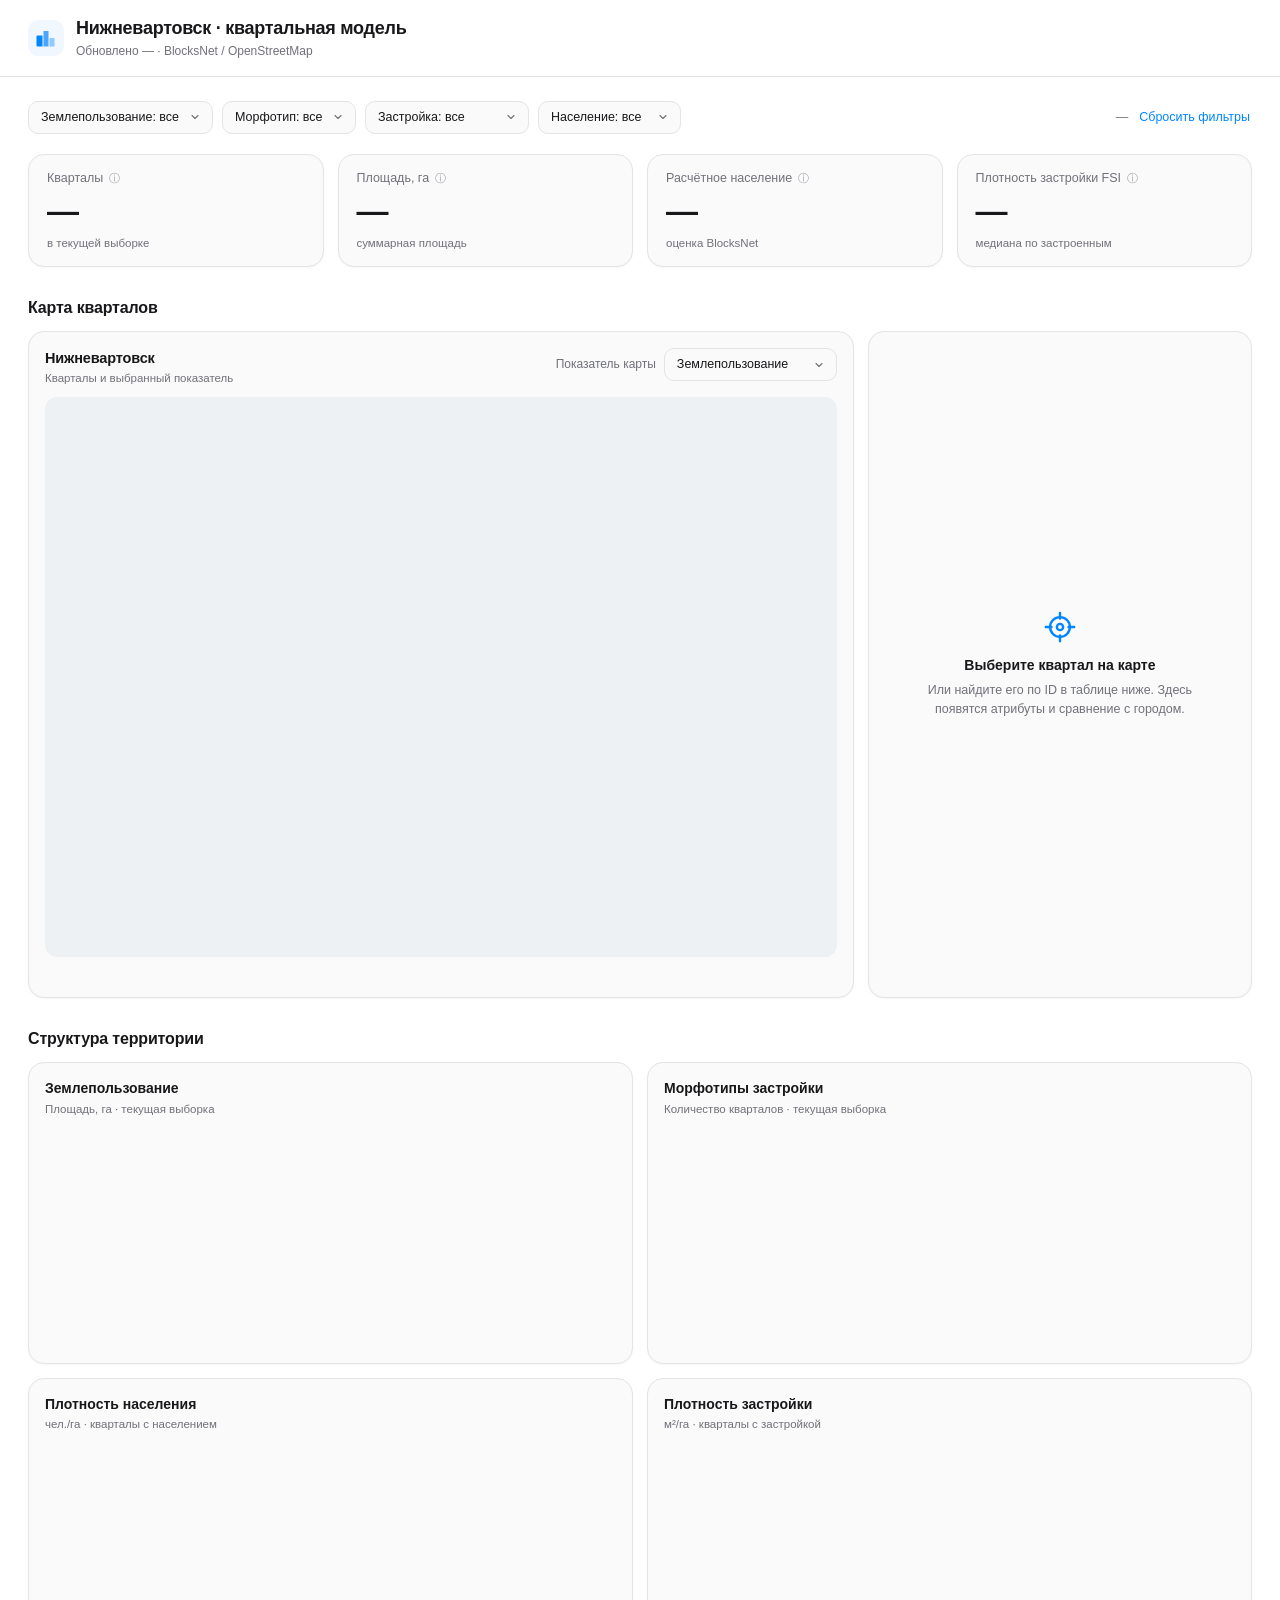
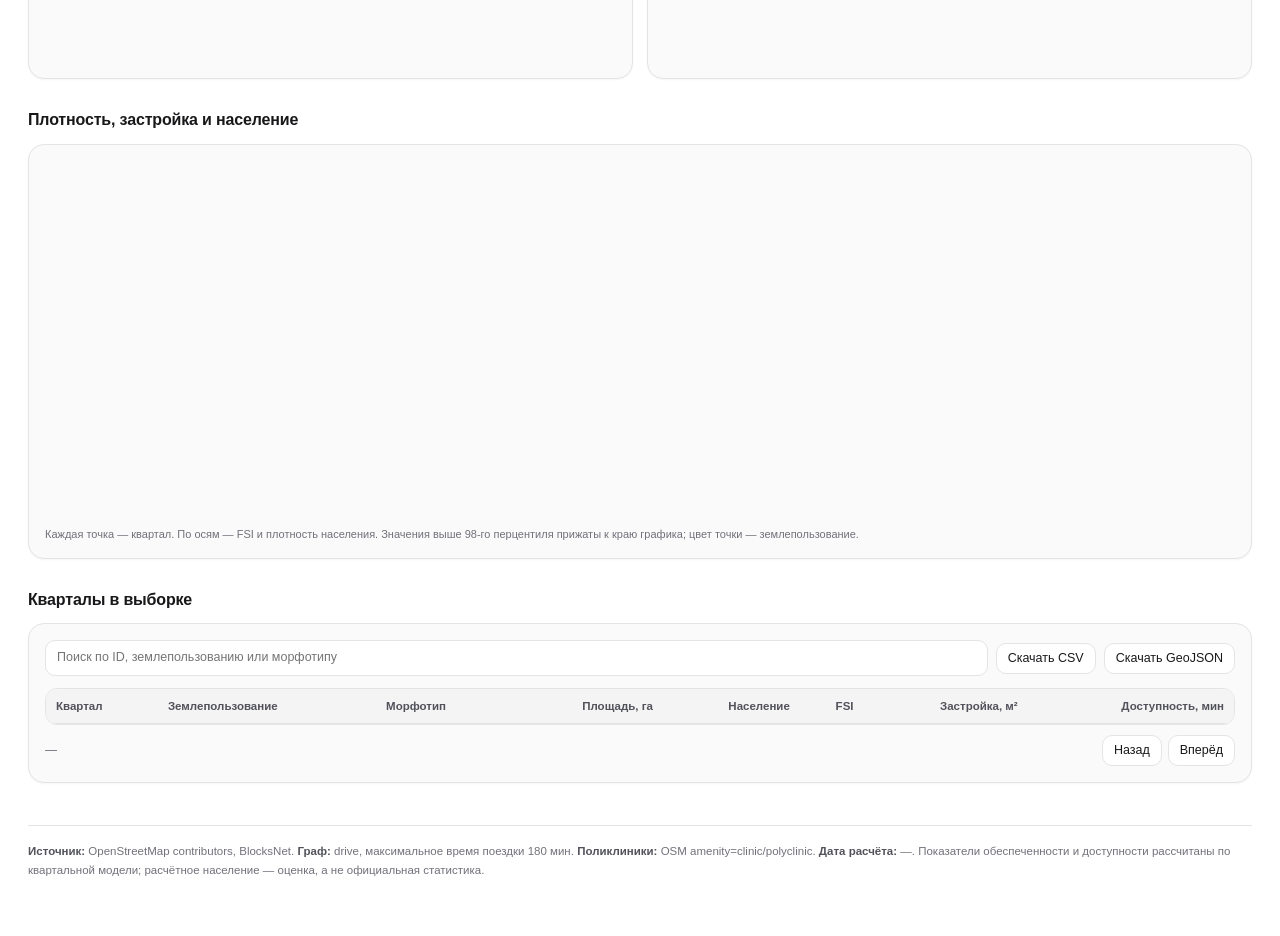
<file: examples/quarter_dashboard_template.html>
<!doctype html>
<html lang="ru">
<head>
<meta charset="utf-8">
<meta name="viewport" content="width=device-width, initial-scale=1">
<meta name="color-scheme" content="light">
<title>Нижневартовск · квартальная модель</title>
<link rel="icon" href="data:image/svg+xml,%3Csvg xmlns='http://www.w3.org/2000/svg' viewBox='0 0 24 24'%3E%3Crect x='3' y='9' width='6' height='13' rx='1' fill='%230285ff'/%3E%3Crect x='9' y='4' width='6' height='18' rx='1' fill='%230285ff' opacity='.7'/%3E%3Crect x='15' y='12' width='6' height='10' rx='1' fill='%230285ff' opacity='.4'/%3E%3C/svg%3E">
<style>__LEAFLET_CSS__</style>
<style>
:root{
  --bg:#fff; --surface:#fafafa; --surface-2:#f4f4f5; --text:#18181b; --muted:#71717a;
  --border:#e4e4e7; --border-strong:#d4d4d8; --accent:#0285ff; --radius:16px;
  --radius-sm:10px; --shadow:0 1px 2px rgb(0 0 0 / 4%);
}
*{box-sizing:border-box}
[hidden]{display:none!important}
html{scroll-behavior:smooth}
body{
  margin:0; color:var(--text); background:var(--bg);
  font-family:-apple-system,BlinkMacSystemFont,"Segoe UI",Roboto,"Helvetica Neue",Arial,sans-serif;
  -webkit-font-smoothing:antialiased; font-size:14px; line-height:1.4;
}
button,input,select{font:inherit}
button{cursor:pointer}
.sr-only{position:absolute;width:1px;height:1px;padding:0;margin:-1px;overflow:hidden;clip:rect(0,0,0,0);border:0}
.topbar{
  display:flex; align-items:center; justify-content:space-between; gap:16px;
  padding:16px 28px; border-bottom:1px solid var(--border); background:#fff;
}
.brand{display:flex; align-items:center; gap:12px; min-width:0}
.brand-icon{
  width:36px; height:36px; flex:0 0 auto; border-radius:11px; background:#f0f7ff;
  display:flex; align-items:center; justify-content:center; color:var(--accent);
}
.brand-icon svg{width:24px;height:24px}
h1{margin:0; font-size:18px; font-weight:650; letter-spacing:-.015em; white-space:nowrap; overflow:hidden; text-overflow:ellipsis}
.muted{color:var(--muted)}
.brand-sub{margin-top:2px; font-size:12px; color:var(--muted); white-space:nowrap; overflow:hidden; text-overflow:ellipsis}
.header-meta{font-size:12.5px; color:var(--muted); text-align:right; white-space:nowrap}
main{max-width:1420px; margin:0 auto; padding:24px 28px 56px}
.filters{display:flex; align-items:center; gap:9px; flex-wrap:wrap; margin-bottom:20px}
.select{
  appearance:none; -webkit-appearance:none; border:1px solid var(--border);
  background:var(--surface) url("data:image/svg+xml,%3Csvg xmlns='http://www.w3.org/2000/svg' width='12' height='12' viewBox='0 0 24 24' fill='none' stroke='%2371717a' stroke-width='2.2' stroke-linecap='round' stroke-linejoin='round'%3E%3Cpath d='m6 9 6 6 6-6'/%3E%3C/svg%3E") no-repeat right 11px center;
  color:var(--text); border-radius:var(--radius-sm); padding:8px 32px 8px 12px;
  font-size:12.5px; line-height:1.2; max-width:260px; cursor:pointer;
}
.select:hover{border-color:var(--border-strong)}
.select:focus-visible{outline:2px solid #bae6fd; outline-offset:1px; border-color:#7dd3fc}
.filter-count{margin-left:auto; font-size:12.5px; color:var(--muted); white-space:nowrap}
.link-btn{border:0; background:none; color:var(--accent); font-size:12.5px; padding:4px 2px}
.link-btn:hover{text-decoration:underline}
.kpis{display:grid; grid-template-columns:repeat(4,minmax(0,1fr)); gap:14px; margin-bottom:28px}
.kpi{background:var(--surface); border:1px solid var(--border); border-radius:var(--radius); padding:15px 18px; box-shadow:var(--shadow)}
.kpi-label{display:flex; align-items:center; gap:6px; font-size:12.5px; color:var(--muted)}
.kpi-label .info{font-size:11px; cursor:help; color:#a1a1aa}
.kpi strong{display:block; margin-top:7px; font-size:32px; line-height:1.1; font-weight:600; letter-spacing:-.035em}
.kpi small{display:block; margin-top:5px; font-size:11.5px; color:var(--muted)}
h2{font-size:16px; font-weight:600; letter-spacing:-.01em; margin:30px 0 12px}
.card{background:var(--surface); border:1px solid var(--border); border-radius:var(--radius); box-shadow:var(--shadow)}
.map-grid{display:grid; grid-template-columns:minmax(0,2.15fr) minmax(300px,1fr); gap:14px; align-items:stretch}
.map-card{padding:16px 16px 12px}
.card-head{display:flex; align-items:flex-start; justify-content:space-between; gap:14px; margin-bottom:10px}
.card-head h3{margin:0; font-size:14.5px; font-weight:600; letter-spacing:-.01em}
.card-head p{margin:2px 0 0; font-size:11.5px; color:var(--muted)}
.map-indicator{display:flex; align-items:center; gap:8px; font-size:12px; color:var(--muted); flex:0 0 auto}
.map-indicator .select{max-width:230px}
#map{height:560px; border-radius:12px; overflow:hidden; background:#eef1f3; z-index:0}
#map:focus,#map:focus-visible{outline:2px solid #7dd3fc; outline-offset:-2px}
.leaflet-container{font-family:inherit; font-size:12px}
.leaflet-tooltip{background:#fff; border:1px solid var(--border); border-radius:9px; box-shadow:0 6px 18px rgb(0 0 0 / 10%); padding:7px 9px; font-size:12px; line-height:1.45}
.leaflet-tooltip:before{display:none}
.tt b{font-weight:600}
.tt-muted{color:var(--muted); font-size:11px}
.legend{display:flex; flex-wrap:wrap; gap:7px 16px; margin-top:10px; font-size:12px; color:#3f3f46; min-height:18px}
.legend-item{display:inline-flex; align-items:center; gap:6px; white-space:nowrap}
.swatch{width:12px; height:12px; border-radius:3px; flex:0 0 auto; box-shadow:inset 0 0 0 1px rgb(0 0 0 / 6%)}
.legend-gradient-block{display:flex; flex-direction:column; gap:3px}
.legend-gradient{width:210px; height:10px; border-radius:99px}
.legend-gradient-labels{display:flex; justify-content:space-between; width:210px; font-size:10.5px; color:var(--muted)}
.selected-card{display:flex; flex-direction:column; padding:16px; min-height:560px}
.empty{display:flex; flex-direction:column; align-items:center; justify-content:center; text-align:center; margin:auto; padding:28px 18px; max-width:310px}
.empty svg{width:34px; height:34px; color:var(--accent); margin-bottom:2px}
.empty h3{font-size:14px; margin:10px 0 6px; font-weight:600}
.empty p{font-size:12.5px; color:var(--muted); line-height:1.5; margin:0}
.selected-head{display:flex; align-items:flex-start; justify-content:space-between; gap:10px}
.selected-kicker{font-size:11.5px; color:var(--muted); margin:0}
.selected-title{font-size:20px; font-weight:650; letter-spacing:-.02em; margin:1px 0 0}
.chips{display:flex; flex-wrap:wrap; gap:6px; margin:9px 0 15px}
.chip{font-size:11.5px; line-height:1.4; padding:3px 8px; border-radius:999px; background:#eef6ff; color:#0369a1; white-space:nowrap}
.metric-grid{display:grid; grid-template-columns:1fr 1fr; gap:9px}
.metric{border:1px solid var(--border); border-radius:10px; padding:9px 10px; background:#fff}
.metric span{display:block; font-size:11px; color:var(--muted); white-space:nowrap; overflow:hidden; text-overflow:ellipsis}
.metric strong{display:block; margin-top:2px; font-size:15px; font-weight:600; font-variant-numeric:tabular-nums}
.cmp{margin-top:17px; padding-top:15px; border-top:1px solid var(--border)}
.cmp-title{font-size:11.5px; color:var(--muted); margin:0 0 10px}
.cmp-row{margin-bottom:12px}
.cmp-row:last-child{margin-bottom:0}
.cmp-label{display:flex; justify-content:space-between; gap:10px; font-size:12px; margin-bottom:5px}
.cmp-label .value{font-variant-numeric:tabular-nums}
.cmp-track{height:8px; border-radius:99px; background:#ececef; position:relative; overflow:hidden}
.cmp-fill{height:100%; border-radius:99px; background:var(--accent)}
.cmp-marker{position:absolute; top:-2px; bottom:-2px; width:2px; background:#18181b; opacity:.55}
.cmp-note{font-size:11px; color:var(--muted); margin:10px 0 0; line-height:1.45}
.btn{
  border:1px solid var(--border); background:#fff; color:var(--text);
  border-radius:var(--radius-sm); padding:7px 11px; font-size:12.5px; line-height:1.2;
}
.btn:hover{background:var(--surface-2); border-color:var(--border-strong)}
.btn:disabled{opacity:.45; cursor:not-allowed}
.btn.primary{background:var(--accent); border-color:var(--accent); color:#fff}
.btn.primary:hover{background:#0074e0; border-color:#0074e0}
.btn.ghost{background:transparent; border-color:transparent; color:var(--muted); padding:4px 6px}
.btn.ghost:hover{background:var(--surface-2); color:var(--text)}
.charts-grid{display:grid; grid-template-columns:1fr 1fr; gap:14px}
.chart-card{padding:16px}
.chart-card h3{margin:0; font-size:14px; font-weight:600}
.chart-card .chart-sub{margin:2px 0 10px; font-size:11.5px; color:var(--muted)}
.chart{width:100%; min-height:220px}
.chart svg{display:block; overflow:visible}
.chart-empty{min-height:180px; display:flex; align-items:center; justify-content:center; color:var(--muted); font-size:12.5px}
.chart-note{margin-top:4px; font-size:10.5px; color:var(--muted)}
.scatter-card{padding:16px}
.scatter{width:100%; min-height:360px}
.scatter-note{margin:6px 0 0; font-size:11px; color:var(--muted)}
.table-card{padding:16px}
.table-toolbar{display:flex; align-items:center; gap:8px; flex-wrap:wrap; margin-bottom:12px}
.search{
  flex:1 1 260px; min-width:200px; border:1px solid var(--border); background:#fff;
  border-radius:var(--radius-sm); padding:8px 11px; font-size:12.5px; color:var(--text);
}
.search:focus-visible{outline:2px solid #bae6fd; outline-offset:1px; border-color:#7dd3fc}
.table-wrap{overflow:auto; border:1px solid var(--border); border-radius:12px; background:#fff}
table{width:100%; border-collapse:collapse; font-size:12.5px}
th,td{padding:9px 10px; text-align:left; border-bottom:1px solid var(--border); white-space:nowrap}
th{
  background:var(--surface-2); color:#52525b; font-size:11.5px; font-weight:600;
  position:sticky; top:0; z-index:1; user-select:none;
}
th[data-sort]{cursor:pointer}
th[data-sort]:hover{color:var(--text)}
th[data-sort].sorted-asc::after{content:" ↑"; color:var(--accent)}
th[data-sort].sorted-desc::after{content:" ↓"; color:var(--accent)}
tbody tr{cursor:pointer}
tbody tr:hover{background:#fafafa}
tbody tr.selected{background:#eff6ff}
tbody tr:last-child td{border-bottom:none}
.numeric{text-align:right; font-variant-numeric:tabular-nums}
.pager{display:flex; align-items:center; justify-content:space-between; gap:12px; margin-top:10px; font-size:12px; color:var(--muted)}
.pager-actions{display:flex; gap:6px}
footer{margin-top:42px; padding-top:16px; border-top:1px solid var(--border); color:var(--muted); font-size:11.5px; line-height:1.65}
footer b{font-weight:600; color:#52525b}
@media (max-width:1100px){
  .map-grid{grid-template-columns:1fr}
  .selected-card{min-height:auto}
  #map{height:480px}
}
@media (max-width:900px){
  .kpis{grid-template-columns:1fr 1fr}
  .charts-grid{grid-template-columns:1fr}
  .topbar{flex-wrap:wrap}
  .header-meta{text-align:left}
}
@media (max-width:600px){
  main{padding:16px 14px 44px}
  .topbar{padding:13px 14px}
  h1{font-size:16px; white-space:normal}
  .brand-sub{white-space:normal}
  .kpis{grid-template-columns:1fr}
  .kpi strong{font-size:28px}
  #map{height:400px}
  .card-head{flex-direction:column}
  .map-indicator{width:100%; justify-content:space-between}
  .map-indicator .select{max-width:none; flex:1}
}
</style>
</head>
<body>
<header class="topbar">
  <div class="brand">
    <div class="brand-icon" aria-hidden="true">
      <svg viewBox="0 0 24 24" fill="none"><path d="M3.5 9.5h5v11h-5a1 1 0 0 1-1-1v-9a1 1 0 0 1 1-1Z" fill="currentColor"/><path d="M9.5 5h5v15.5h-5V5Z" fill="currentColor" opacity=".7"/><path d="M15.5 12h4a1 1 0 0 1 1 1v7.5h-5V12Z" fill="currentColor" opacity=".4"/></svg>
    </div>
    <div style="min-width:0">
      <h1>Нижневартовск · квартальная модель</h1>
      <div class="brand-sub" id="header-sub">Обновлено — · BlocksNet / OpenStreetMap</div>
    </div>
  </div>
  <div class="header-meta" id="header-meta"></div>
</header>

<main>
  <section class="filters" aria-label="Фильтры">
    <label class="sr-only" for="filter-landuse">Землепользование</label>
    <select id="filter-landuse" class="select">
      <option value="all">Землепользование: все</option>
    </select>
    <label class="sr-only" for="filter-morph">Морфотип</label>
    <select id="filter-morph" class="select">
      <option value="all">Морфотип: все</option>
    </select>
    <label class="sr-only" for="filter-built">Застройка</label>
    <select id="filter-built" class="select">
      <option value="all">Застройка: все</option>
      <option value="built">Застройка: есть</option>
      <option value="empty">Застройка: нет</option>
      <option value="living">Застройка: жилая</option>
      <option value="nonliving">Застройка: нежилая</option>
    </select>
    <label class="sr-only" for="filter-population">Население</label>
    <select id="filter-population" class="select">
      <option value="all">Население: все</option>
      <option value="populated">Население: есть</option>
      <option value="empty">Население: нет</option>
    </select>
    <span class="filter-count" id="filter-count">—</span>
    <button class="link-btn" id="reset-filters" type="button">Сбросить фильтры</button>
  </section>

  <section class="kpis" aria-label="Ключевые показатели">
    <div class="kpi">
      <div class="kpi-label">Кварталы <span class="info" title="Количество кварталов в текущей выборке">ⓘ</span></div>
      <strong id="kpi-blocks">—</strong>
      <small>в текущей выборке</small>
    </div>
    <div class="kpi">
      <div class="kpi-label">Площадь, га <span class="info" title="Суммарная площадь кварталов">ⓘ</span></div>
      <strong id="kpi-area">—</strong>
      <small>суммарная площадь</small>
    </div>
    <div class="kpi">
      <div class="kpi-label">Расчётное население <span class="info" title="Оценка BlocksNet по жилой площади зданий">ⓘ</span></div>
      <strong id="kpi-pop">—</strong>
      <small>оценка BlocksNet</small>
    </div>
    <div class="kpi">
      <div class="kpi-label">Плотность застройки FSI <span class="info" title="Отношение площади застройки к площади квартала; медиана по застроенным кварталам">ⓘ</span></div>
      <strong id="kpi-fsi">—</strong>
      <small>медиана по застроенным</small>
    </div>
  </section>

  <h2>Карта кварталов</h2>
  <div class="map-grid">
    <div class="card map-card">
      <div class="card-head">
        <div>
          <h3>Нижневартовск</h3>
          <p>Кварталы и выбранный показатель</p>
        </div>
        <label class="map-indicator">
          <span>Показатель карты</span>
          <select id="map-indicator" class="select">
            <option value="land_use">Землепользование</option>
            <option value="morph">Морфотип</option>
            <option value="fsi">FSI</option>
            <option value="gsi">Плотность застройки</option>
            <option value="density">Плотность населения</option>
          </select>
        </label>
      </div>
      <div id="map" role="application" aria-label="Карта кварталов Нижневартовска"></div>
      <div id="legend" class="legend" aria-label="Легенда карты"></div>
    </div>

    <div class="card selected-card" id="selected-card">
      <div class="empty" id="selected-empty">
        <svg viewBox="0 0 24 24" fill="none" stroke="currentColor" stroke-width="1.7" stroke-linecap="round"><circle cx="12" cy="12" r="7"/><path d="M12 2v4M12 18v4M2 12h4M18 12h4"/><circle cx="12" cy="12" r="2.2"/></svg>
        <h3>Выберите квартал на карте</h3>
        <p>Или найдите его по ID в таблице ниже. Здесь появятся атрибуты и сравнение с городом.</p>
      </div>
      <div id="selected-details" hidden></div>
    </div>
  </div>

  <h2>Структура территории</h2>
  <div class="charts-grid">
    <div class="card chart-card">
      <h3>Землепользование</h3>
      <p class="chart-sub">Площадь, га · текущая выборка</p>
      <div class="chart" id="chart-landuse"></div>
    </div>
    <div class="card chart-card">
      <h3>Морфотипы застройки</h3>
      <p class="chart-sub">Количество кварталов · текущая выборка</p>
      <div class="chart" id="chart-morph"></div>
    </div>
    <div class="card chart-card">
      <h3>Плотность населения</h3>
      <p class="chart-sub">чел./га · кварталы с населением</p>
      <div class="chart" id="chart-density"></div>
    </div>
    <div class="card chart-card">
      <h3>Плотность застройки</h3>
      <p class="chart-sub">м²/га · кварталы с застройкой</p>
      <div class="chart" id="chart-gsi"></div>
    </div>
  </div>

  <h2>Плотность, застройка и население</h2>
  <div class="card scatter-card">
    <div class="scatter" id="chart-scatter"></div>
    <p class="scatter-note">Каждая точка — квартал. По осям — FSI и плотность населения. Значения выше 98-го перцентиля прижаты к краю графика; цвет точки — землепользование.</p>
  </div>

  <h2>Кварталы в выборке</h2>
  <div class="card table-card">
    <div class="table-toolbar">
      <input id="table-search" class="search" type="search" placeholder="Поиск по ID, землепользованию или морфотипу">
      <button class="btn" id="download-csv" type="button">Скачать CSV</button>
      <button class="btn" id="download-geojson" type="button">Скачать GeoJSON</button>
    </div>
    <div class="table-wrap">
      <table>
        <thead>
          <tr>
            <th data-sort="block_id" title="Сортировать">Квартал</th>
            <th data-sort="land_use_label" title="Сортировать">Землепользование</th>
            <th data-sort="morph_label" title="Сортировать">Морфотип</th>
            <th data-sort="area_ha" class="numeric" title="Сортировать">Площадь, га</th>
            <th data-sort="population" class="numeric" title="Сортировать">Население</th>
            <th data-sort="fsi" class="numeric" title="Сортировать">FSI</th>
            <th data-sort="footprint_m2" class="numeric" title="Сортировать">Застройка, м²</th>
            <th data-sort="accessibility" class="numeric" title="Сортировать">Доступность, мин</th>
          </tr>
        </thead>
        <tbody id="table-body"></tbody>
      </table>
    </div>
    <div class="pager">
      <span id="page-info">—</span>
      <div class="pager-actions">
        <button class="btn" id="prev-page" type="button">Назад</button>
        <button class="btn" id="next-page" type="button">Вперёд</button>
      </div>
    </div>
  </div>

  <footer>
    <b>Источник:</b> OpenStreetMap contributors, BlocksNet. <b>Граф:</b> drive, максимальное время поездки 180 мин. <b>Поликлиники:</b> OSM amenity=clinic/polyclinic. <b>Дата расчёта:</b> <span id="footer-date">—</span>.
    Показатели обеспеченности и доступности рассчитаны по квартальной модели; расчётное население — оценка, а не официальная статистика.
  </footer>
</main>

<script>__LEAFLET_JS__</script>
<script>
const BLOCKS = __BLOCKS_JSON__;
const META = __META_JSON__;

const LAND_USE_LABELS = {
  residential: "Жилое",
  business: "Деловое",
  recreation: "Рекреационное",
  industrial: "Промышленное",
  transport: "Транспортное",
  special: "Специальное",
  agriculture: "Сельскохозяйственное",
  undefined: "Не определено"
};
const LAND_USE_COLORS = {
  residential: "#4a90d9",
  business: "#c9a227",
  recreation: "#7aa95c",
  industrial: "#8a8f98",
  transport: "#d97706",
  special: "#9b59b6",
  agriculture: "#a3b18a",
  undefined: "#d4d4d8"
};
const MORPH_LABELS = {
  "individual residential": "Индивидуальная",
  "low-rise model": "Малоэтажная",
  "mid-rise": "Среднеэтажная",
  "high-rise soviet microdistrict": "Многоэтажная",
  "low-rise non-residential": "Малоэтажная нежилая",
  undefined: "Не определено"
};
const MORPH_COLORS = {
  "individual residential": "#a7c957",
  "low-rise model": "#6aa84f",
  "mid-rise": "#38761d",
  "high-rise soviet microdistrict": "#274e13",
  "low-rise non-residential": "#cfe3b8",
  undefined: "#d4d4d8"
};
const CONTINUOUS = {
  fsi: {label: "FSI", unit: "", digits: 2, transform: p => p.fsi,
    colors: ["#e0f2fe", "#7dd3fc", "#38bdf8", "#0284c7", "#075985"]},
  gsi: {label: "Плотность застройки", unit: "м²/га", digits: 0, transform: p => p.gsi_m2ha,
    colors: ["#ecfccb", "#bef264", "#84cc16", "#4d7c0f", "#365314"]},
  density: {label: "Плотность населения", unit: "чел./га", digits: 1, transform: p => p.pop_density,
    colors: ["#f3e8ff", "#d8b4fe", "#a855f7", "#7e22ce", "#581c87"]}
};

const state = {
  landuse: "all",
  morph: "all",
  built: "all",
  population: "all",
  search: "",
  sortKey: "block_id",
  sortDir: 1,
  page: 1,
  pageSize: 20,
  mapIndicator: "land_use",
  selectedId: null
};

let map = null;
let mapLayer = null;
let mapScaleMax = 1;

const nf0 = new Intl.NumberFormat("ru-RU", {maximumFractionDigits: 0});
const nf1 = new Intl.NumberFormat("ru-RU", {maximumFractionDigits: 1});
const nf2 = new Intl.NumberFormat("ru-RU", {minimumFractionDigits: 2, maximumFractionDigits: 2});
const nf3 = new Intl.NumberFormat("ru-RU", {minimumFractionDigits: 3, maximumFractionDigits: 3});

function fmt(value, digits = 0) {
  if (value === null || value === undefined || Number.isNaN(value)) return "—";
  if (digits === 1) return nf1.format(value);
  if (digits === 2) return nf2.format(value);
  if (digits === 3) return nf3.format(value);
  return nf0.format(value);
}
function fmtInt(value) { return fmt(value, 0); }
function sum(values) { return values.reduce((a, b) => a + (Number(b) || 0), 0); }
function median(values) {
  if (!values.length) return null;
  return quantile(values, 0.5);
}
function quantile(values, q) {
  if (!values.length) return 0;
  const sorted = [...values].sort((a, b) => a - b);
  const pos = (sorted.length - 1) * q;
  const base = Math.floor(pos);
  const rest = pos - base;
  return sorted[base + 1] !== undefined ? sorted[base] + rest * (sorted[base + 1] - sorted[base]) : sorted[base];
}
function escapeHtml(value) {
  return String(value).replace(/[&<>"']/g, ch => ({"&": "&amp;", "<": "&lt;", ">": "&gt;", '"': "&quot;", "'": "&#39;"}[ch]));
}
function truncate(value, length) {
  const text = String(value);
  return text.length > length ? text.slice(0, length - 1) + "…" : text;
}
function debounce(fn, wait) {
  let timer = null;
  return (...args) => { clearTimeout(timer); timer = setTimeout(() => fn(...args), wait); };
}

function getFiltered(includeSearch = false) {
  return BLOCKS.features.filter(feature => {
    const p = feature.properties;
    if (state.landuse !== "all" && p.land_use !== state.landuse) return false;
    if (state.morph !== "all" && p.morph !== state.morph) return false;
    if (state.built === "built" && !(p.count_buildings > 0)) return false;
    if (state.built === "empty" && p.count_buildings > 0) return false;
    if (state.built === "living" && !(p.count_buildings > 0 && p.share_living !== null && p.share_living >= 0.5)) return false;
    if (state.built === "nonliving" && !(p.count_buildings > 0 && (p.share_living === null || p.share_living < 0.5))) return false;
    if (state.population === "populated" && !(p.population > 0)) return false;
    if (state.population === "empty" && p.population > 0) return false;
    if (includeSearch && state.search) {
      const hay = `${p.block_id} ${p.land_use_label} ${p.morph_label}`.toLowerCase();
      if (!hay.includes(state.search.toLowerCase())) return false;
    }
    return true;
  });
}

function update() {
  const features = getFiltered(false);
  if (state.selectedId !== null && !features.some(f => f.properties.block_id === state.selectedId)) {
    clearSelection(false);
  }
  updateKpis(features);
  updateMap(features);
  updateCharts(features);
  updateTable();
  document.getElementById("filter-count").textContent =
    `${fmtInt(features.length)} из ${fmtInt(BLOCKS.features.length)} кварталов`;
}

function updateKpis(features) {
  const area = sum(features.map(f => f.properties.area_ha));
  const population = sum(features.map(f => f.properties.population));
  const fsiValues = features.map(f => f.properties.fsi).filter(value => value > 0);
  document.getElementById("kpi-blocks").textContent = fmtInt(features.length);
  document.getElementById("kpi-area").textContent = fmt(area, 0);
  document.getElementById("kpi-pop").textContent = fmtInt(population);
  document.getElementById("kpi-fsi").textContent = fsiValues.length ? fmt(median(fsiValues), 2) : "—";
}

function mapFill(p) {
  if (state.mapIndicator === "land_use") return LAND_USE_COLORS[p.land_use] || LAND_USE_COLORS.undefined;
  if (state.mapIndicator === "morph") return MORPH_COLORS[p.morph] || MORPH_COLORS.undefined;
  const cfg = CONTINUOUS[state.mapIndicator];
  const value = cfg.transform(p);
  if (!value) return "#f1f1f3";
  const t = Math.min(1, value / mapScaleMax);
  const index = Math.min(cfg.colors.length - 1, Math.floor(t * cfg.colors.length));
  return cfg.colors[index];
}

function styleFeature(feature) {
  const p = feature.properties;
  const selected = p.block_id === state.selectedId;
  return {
    color: selected ? "#18181b" : "rgba(255,255,255,0.75)",
    weight: selected ? 2.5 : 0.6,
    fillColor: mapFill(p),
    fillOpacity: selected ? 0.95 : 0.86
  };
}

function tooltipHtml(p) {
  let body;
  if (state.mapIndicator === "land_use" || state.mapIndicator === "morph") {
    body = `${escapeHtml(p.land_use_label)}<br>${escapeHtml(p.morph_label)}`;
  } else {
    const cfg = CONTINUOUS[state.mapIndicator];
    body = `${cfg.label}: <b>${fmt(cfg.transform(p), cfg.digits)} ${cfg.unit}</b>`;
  }
  return `<div class="tt"><b>Квартал ${p.block_id}</b><br>${body}<br><span class="tt-muted">FSI ${fmt(p.fsi, 2)} · ${fmtInt(p.population)} чел.</span></div>`;
}

function updateMap(features) {
  const cfg = CONTINUOUS[state.mapIndicator];
  if (cfg) {
    const values = features.map(f => cfg.transform(f.properties)).filter(value => value > 0);
    mapScaleMax = Math.max(quantile(values, 0.95), cfg === CONTINUOUS.fsi ? 0.01 : 1);
  } else {
    mapScaleMax = 1;
  }
  if (mapLayer) map.removeLayer(mapLayer);
  mapLayer = L.geoJSON({type: "FeatureCollection", features}, {
    style: styleFeature,
    onEachFeature: (feature, layer) => {
      layer.bindTooltip(tooltipHtml(feature.properties), {sticky: true, direction: "top", opacity: 0.96});
      layer.on({
        click: () => selectBlock(feature.properties.block_id),
        mouseover: () => {
          if (feature.properties.block_id !== state.selectedId) layer.setStyle({weight: 1.5, color: "#fff"});
        },
        mouseout: () => {
          if (feature.properties.block_id !== state.selectedId) layer.setStyle(styleFeature(feature));
        }
      });
    }
  }).addTo(map);
  updateLegend(features);
}

function updateLegend(features) {
  const el = document.getElementById("legend");
  if (state.mapIndicator === "land_use" || state.mapIndicator === "morph") {
    const key = state.mapIndicator === "land_use" ? "land_use" : "morph";
    const labels = state.mapIndicator === "land_use" ? LAND_USE_LABELS : MORPH_LABELS;
    const colors = state.mapIndicator === "land_use" ? LAND_USE_COLORS : MORPH_COLORS;
    const counts = new Map();
    features.forEach(feature => {
      const value = feature.properties[key];
      counts.set(value, (counts.get(value) || 0) + 1);
    });
    const items = [...counts.entries()].sort((a, b) => b[1] - a[1]);
    el.innerHTML = items.map(([value, count]) => {
      const color = colors[value] || colors.undefined;
      return `<span class="legend-item"><span class="swatch" style="background:${color}"></span>${escapeHtml(labels[value] || value)} · ${count}</span>`;
    }).join("");
  } else {
    const cfg = CONTINUOUS[state.mapIndicator];
    const stops = cfg.colors.map((color, index) => `${color} ${(index / (cfg.colors.length - 1) * 100).toFixed(0)}%`).join(", ");
    el.innerHTML = `<div class="legend-gradient-block"><div class="legend-gradient" style="background:linear-gradient(90deg, ${stops})"></div><div class="legend-gradient-labels"><span>0</span><span>${fmt(mapScaleMax, cfg.digits)} ${cfg.unit}</span></div></div>`;
  }
}

function selectBlock(blockId) {
  const feature = BLOCKS.features.find(f => f.properties.block_id === blockId);
  if (!feature) return;
  state.selectedId = blockId;
  renderSelected(feature);
  if (mapLayer) {
    mapLayer.eachLayer(layer => {
      layer.setStyle(styleFeature(layer.feature));
      if (layer.feature.properties.block_id === blockId) layer.bringToFront();
    });
  }
  updateTable();
}

function clearSelection(restyle = true) {
  state.selectedId = null;
  document.getElementById("selected-empty").hidden = false;
  document.getElementById("selected-details").hidden = true;
  document.getElementById("selected-details").innerHTML = "";
  if (restyle && mapLayer) mapLayer.eachLayer(layer => layer.setStyle(styleFeature(layer.feature)));
  updateTable();
}

function renderSelected(feature) {
  const p = feature.properties;
  const empty = document.getElementById("selected-empty");
  const details = document.getElementById("selected-details");
  empty.hidden = true;
  details.hidden = false;
  const cityFsi = META.median_fsi_built || 0;
  const cityDensity = META.median_density_built || 0;
  const fsiScale = Math.max(p.fsi, cityFsi, 0.01) * 1.18;
  const densityScale = Math.max(p.pop_density, cityDensity, 0.1) * 1.18;
  const fsiFill = Math.min(100, p.fsi / fsiScale * 100);
  const densityFill = Math.min(100, p.pop_density / densityScale * 100);
  const fsiMarker = Math.min(100, cityFsi / fsiScale * 100);
  const densityMarker = Math.min(100, cityDensity / densityScale * 100);
  const provision = value => value === null || value === undefined ? "—" : fmt(value, 3);
  details.innerHTML = `
    <div class="selected-head">
      <div>
        <p class="selected-kicker">Квартал</p>
        <h3 class="selected-title">${p.block_id}</h3>
      </div>
      <button class="btn ghost" id="clear-selection" type="button" title="Сбросить выбор">Сбросить</button>
    </div>
    <div class="chips">
      <span class="chip">${escapeHtml(p.land_use_label)}</span>
      <span class="chip">${escapeHtml(p.morph_label)}</span>
    </div>
    <div class="metric-grid">
      <div class="metric"><span>Площадь</span><strong>${fmt(p.area_ha, 1)} га</strong></div>
      <div class="metric"><span>Население</span><strong>${fmtInt(p.population)}</strong></div>
      <div class="metric"><span>FSI</span><strong>${fmt(p.fsi, 2)}</strong></div>
      <div class="metric"><span>Застройка</span><strong>${fmtInt(p.footprint_m2)} м²</strong></div>
      <div class="metric"><span>Плотность</span><strong>${fmt(p.pop_density, 1)} чел./га</strong></div>
      <div class="metric"><span>Доступность</span><strong>${p.accessibility === null ? "—" : fmt(p.accessibility, 0) + " мин"}</strong></div>
    </div>
    <div class="cmp">
      <p class="cmp-title">Сравнение с городом · квартал / медиана</p>
      <div class="cmp-row">
        <div class="cmp-label"><span>FSI</span><span class="value">${fmt(p.fsi, 2)} / ${fmt(cityFsi, 2)}</span></div>
        <div class="cmp-track"><div class="cmp-fill" style="width:${fsiFill}%"></div><div class="cmp-marker" style="left:${fsiMarker}%"></div></div>
      </div>
      <div class="cmp-row">
        <div class="cmp-label"><span>Плотность населения</span><span class="value">${fmt(p.pop_density, 1)} / ${fmt(cityDensity, 1)}</span></div>
        <div class="cmp-track"><div class="cmp-fill" style="width:${densityFill}%"></div><div class="cmp-marker" style="left:${densityMarker}%"></div></div>
      </div>
      <p class="cmp-note">Чёрная метка — медиана города. Сервисы в квартале: школы ${fmtInt(p.count_school)} · детсады ${fmtInt(p.count_kindergarten)} · поликлиники ${fmtInt(p.count_polyclinic)}.<br>Обеспеченность: школы ${provision(p.provision_school)} · детсады ${provision(p.provision_kindergarten)} · поликлиники ${provision(p.provision_polyclinic)}.</p>
    </div>`;
  document.getElementById("clear-selection").addEventListener("click", () => clearSelection());
}

function mkSvg(width, height) {
  const svg = document.createElementNS("http://www.w3.org/2000/svg", "svg");
  svg.setAttribute("width", width);
  svg.setAttribute("height", height);
  svg.setAttribute("viewBox", `0 0 ${width} ${height}`);
  svg.setAttribute("role", "img");
  return svg;
}
function mkText(x, y, text, size = 12, fill = "#3f3f46", anchor = "start") {
  const el = document.createElementNS("http://www.w3.org/2000/svg", "text");
  el.setAttribute("x", x);
  el.setAttribute("y", y);
  el.setAttribute("font-size", size);
  el.setAttribute("fill", fill);
  el.setAttribute("text-anchor", anchor);
  el.textContent = text;
  return el;
}
function mkRect(x, y, width, height, fill, radius = 0) {
  const el = document.createElementNS("http://www.w3.org/2000/svg", "rect");
  el.setAttribute("x", x);
  el.setAttribute("y", y);
  el.setAttribute("width", Math.max(0, width));
  el.setAttribute("height", height);
  el.setAttribute("fill", fill);
  el.setAttribute("rx", radius);
  return el;
}
function mkLine(x1, y1, x2, y2, stroke, width = 1, dash = null) {
  const el = document.createElementNS("http://www.w3.org/2000/svg", "line");
  el.setAttribute("x1", x1); el.setAttribute("y1", y1);
  el.setAttribute("x2", x2); el.setAttribute("y2", y2);
  el.setAttribute("stroke", stroke); el.setAttribute("stroke-width", width);
  if (dash) el.setAttribute("stroke-dasharray", dash);
  return el;
}

function renderBars(el, items, {unit = "", digits = 0} = {}) {
  el.innerHTML = "";
  if (!items.length) { el.innerHTML = '<div class="chart-empty">Нет данных</div>'; return; }
  const width = Math.max(el.clientWidth || 0, 320);
  const rowH = 30;
  const labelW = Math.min(180, Math.max(110, width * 0.38));
  const valueW = 82;
  const barMaxW = Math.max(40, width - labelW - valueW - 10);
  const height = items.length * rowH + 4;
  const svg = mkSvg(width, height);
  const max = Math.max(...items.map(item => item.value), 1);
  items.forEach((item, index) => {
    const y = index * rowH + 5;
    svg.appendChild(mkText(0, y + 12, truncate(item.label, 26), 12, "#3f3f46"));
    svg.appendChild(mkRect(labelW, y + 4, Math.max(2, item.value / max * barMaxW), 16, item.color || "#0285ff", 4));
    svg.appendChild(mkText(width, y + 12, `${fmt(item.value, digits)}${unit ? " " + unit : ""}`, 11.5, "#71717a", "end"));
  });
  el.appendChild(svg);
}

function renderHistogram(el, values, {unit = "", digits = 1, color = "#4a90d9"} = {}) {
  el.innerHTML = "";
  if (!values.length) { el.innerHTML = '<div class="chart-empty">Нет данных</div>'; return; }
  const width = Math.max(el.clientWidth || 0, 320);
  const height = 220;
  const pad = {l: 10, r: 10, t: 16, b: 34};
  const cap = Math.max(quantile(values, 0.98), 0.0001);
  const bins = 10;
  const step = cap / bins;
  const counts = new Array(bins).fill(0);
  let cappedCount = 0;
  values.forEach(value => {
    if (value > cap) { cappedCount++; counts[bins - 1]++; }
    else { const index = Math.min(bins - 1, Math.floor(value / step)); counts[index]++; }
  });
  const maxCount = Math.max(...counts, 1);
  const plotW = width - pad.l - pad.r;
  const plotH = height - pad.t - pad.b;
  const barW = plotW / bins;
  const svg = mkSvg(width, height);
  counts.forEach((count, index) => {
    const barH = count / maxCount * plotH;
    const x = pad.l + index * barW + 1.5;
    const y = pad.t + plotH - barH;
    svg.appendChild(mkRect(x, y, Math.max(1, barW - 3), barH, color, 3));
  });
  svg.appendChild(mkLine(pad.l, pad.t + plotH, width - pad.r, pad.t + plotH, "#d4d4d8", 1));
  svg.appendChild(mkText(pad.l, height - 12, "0", 10.5, "#71717a"));
  svg.appendChild(mkText(width - pad.r, height - 12, `${fmt(cap, digits)} ${unit}`, 10.5, "#71717a", "end"));
  svg.appendChild(mkText(pad.l + plotW / 2, height - 12, `${fmt(cap / 2, digits)} ${unit}`, 10.5, "#71717a", "middle"));
  const med = median(values);
  const medX = pad.l + Math.min(1, med / cap) * plotW;
  svg.appendChild(mkLine(medX, pad.t + 2, medX, pad.t + plotH, "#18181b", 1.2, "3 3"));
  const medLabel = `медиана ${fmt(med, digits)} ${unit}`;
  const medAnchor = medX > width * 0.62 ? "end" : "start";
  svg.appendChild(mkText(medX + (medAnchor === "end" ? -5 : 5), pad.t + 10, medLabel, 10.5, "#18181b", medAnchor));
  el.appendChild(svg);
  if (cappedCount > 0) {
    const note = document.createElement("div");
    note.className = "chart-note";
    note.textContent = `${cappedCount} значений выше ${fmt(cap, digits)} ${unit} — в последнем столбце`;
    el.appendChild(note);
  }
}

function renderScatter(el, features) {
  el.innerHTML = "";
  const rows = features.filter(f => f.properties.fsi > 0 && f.properties.population > 0);
  if (!rows.length) { el.innerHTML = '<div class="chart-empty">Нет данных</div>'; return; }
  const width = Math.max(el.clientWidth || 0, 640);
  const height = 360;
  const pad = {l: 56, r: 20, t: 18, b: 44};
  const xMax = Math.max(quantile(rows.map(f => f.properties.fsi), 0.98), 0.01);
  const yMax = Math.max(quantile(rows.map(f => f.properties.pop_density), 0.98), 1);
  const plotW = width - pad.l - pad.r;
  const plotH = height - pad.t - pad.b;
  const xOf = value => pad.l + Math.min(1, value / xMax) * plotW;
  const yOf = value => pad.t + plotH - Math.min(1, value / yMax) * plotH;
  const svg = mkSvg(width, height);
  for (let i = 0; i <= 4; i++) {
    const y = pad.t + plotH * i / 4;
    const value = yMax * (1 - i / 4);
    svg.appendChild(mkLine(pad.l, y, width - pad.r, y, "#ececef", 1));
    svg.appendChild(mkText(pad.l - 7, y + 3.5, fmt(value, 1), 10.5, "#71717a", "end"));
  }
  for (let i = 0; i <= 4; i++) {
    const x = pad.l + plotW * i / 4;
    const value = xMax * i / 4;
    svg.appendChild(mkLine(x, pad.t, x, pad.t + plotH, "#f4f4f5", 1));
    svg.appendChild(mkText(x, height - 24, fmt(value, 2), 10.5, "#71717a", i === 0 ? "start" : i === 4 ? "end" : "middle"));
  }
  const colors = LAND_USE_COLORS;
  rows.forEach(f => {
    const p = f.properties;
    const circle = document.createElementNS("http://www.w3.org/2000/svg", "circle");
    circle.setAttribute("cx", xOf(p.fsi));
    circle.setAttribute("cy", yOf(p.pop_density));
    circle.setAttribute("r", 3.4);
    circle.setAttribute("fill", colors[p.land_use] || colors.undefined);
    circle.setAttribute("fill-opacity", 0.74);
    circle.setAttribute("stroke", "#fff");
    circle.setAttribute("stroke-width", 0.6);
    const title = document.createElementNS("http://www.w3.org/2000/svg", "title");
    title.textContent = `Квартал ${p.block_id} · ${p.land_use_label}\nFSI ${fmt(p.fsi, 2)} · ${fmt(p.pop_density, 1)} чел./га`;
    circle.appendChild(title);
    svg.appendChild(circle);
  });
  svg.appendChild(mkText(pad.l, 12, "Плотность населения, чел./га", 11, "#71717a"));
  svg.appendChild(mkText(width - pad.r, height - 6, "FSI", 11, "#71717a", "end"));
  el.appendChild(svg);
}

function updateCharts(features) {
  const landuseGroups = new Map();
  features.forEach(f => {
    const p = f.properties;
    const item = landuseGroups.get(p.land_use) || {label: p.land_use_label, value: 0, color: LAND_USE_COLORS[p.land_use] || LAND_USE_COLORS.undefined};
    item.value += p.area_ha;
    landuseGroups.set(p.land_use, item);
  });
  renderBars(document.getElementById("chart-landuse"), [...landuseGroups.values()].sort((a, b) => b.value - a.value), {unit: "га", digits: 0});

  const morphGroups = new Map();
  features.forEach(f => {
    const p = f.properties;
    const item = morphGroups.get(p.morph) || {label: p.morph_label, value: 0, color: MORPH_COLORS[p.morph] || MORPH_COLORS.undefined};
    item.value += 1;
    morphGroups.set(p.morph, item);
  });
  renderBars(document.getElementById("chart-morph"), [...morphGroups.values()].sort((a, b) => b.value - a.value), {unit: "кварталов", digits: 0});

  renderHistogram(document.getElementById("chart-density"), features.filter(f => f.properties.population > 0).map(f => f.properties.pop_density), {unit: "чел./га", digits: 1, color: "#4a90d9"});
  renderHistogram(document.getElementById("chart-gsi"), features.filter(f => f.properties.count_buildings > 0).map(f => f.properties.gsi_m2ha), {unit: "м²/га", digits: 0, color: "#7aa95c"});
  renderScatter(document.getElementById("chart-scatter"), features);
}

function sortedFilteredForTable() {
  const rows = getFiltered(true).slice();
  rows.sort((a, b) => {
    const av = a.properties[state.sortKey];
    const bv = b.properties[state.sortKey];
    if (typeof av === "string" && typeof bv === "string") return av.localeCompare(bv, "ru") * state.sortDir;
    const an = av === null || av === undefined ? -Infinity : av;
    const bn = bv === null || bv === undefined ? -Infinity : bv;
    return (an - bn) * state.sortDir;
  });
  return rows;
}

function updateTable() {
  const rows = sortedFilteredForTable();
  const totalPages = Math.max(1, Math.ceil(rows.length / state.pageSize));
  state.page = Math.min(Math.max(1, state.page), totalPages);
  const start = (state.page - 1) * state.pageSize;
  const pageRows = rows.slice(start, start + state.pageSize);
  const tbody = document.getElementById("table-body");
  if (!pageRows.length) {
    tbody.innerHTML = '<tr><td colspan="8" style="text-align:center;color:#71717a;padding:24px">Ничего не найдено</td></tr>';
  } else {
    tbody.innerHTML = pageRows.map(f => {
      const p = f.properties;
      return `<tr data-id="${p.block_id}" class="${p.block_id === state.selectedId ? "selected" : ""}">
        <td>${p.block_id}</td>
        <td>${escapeHtml(p.land_use_label)}</td>
        <td>${escapeHtml(p.morph_label)}</td>
        <td class="numeric">${fmt(p.area_ha, 1)}</td>
        <td class="numeric">${fmtInt(p.population)}</td>
        <td class="numeric">${fmt(p.fsi, 2)}</td>
        <td class="numeric">${fmtInt(p.footprint_m2)}</td>
        <td class="numeric">${p.accessibility === null ? "—" : fmt(p.accessibility, 0)}</td>
      </tr>`;
    }).join("");
  }
  const end = Math.min(start + state.pageSize, rows.length);
  document.getElementById("page-info").textContent = rows.length ? `${start + 1}–${end} из ${rows.length}` : "0 из 0";
  document.getElementById("prev-page").disabled = state.page <= 1;
  document.getElementById("next-page").disabled = state.page >= totalPages;
  document.querySelectorAll("th[data-sort]").forEach(th => {
    th.classList.toggle("sorted-asc", th.dataset.sort === state.sortKey && state.sortDir === 1);
    th.classList.toggle("sorted-desc", th.dataset.sort === state.sortKey && state.sortDir === -1);
  });
}

function downloadBlob(text, filename, type) {
  const blob = new Blob([text], {type});
  const url = URL.createObjectURL(blob);
  const link = document.createElement("a");
  link.href = url;
  link.download = filename;
  document.body.appendChild(link);
  link.click();
  link.remove();
  setTimeout(() => URL.revokeObjectURL(url), 1000);
}

function csvCell(value) {
  const text = String(value).replace(/\u00a0/g, " ");
  return /[;"\n\r]/.test(text) ? `"${text.replace(/"/g, '""')}"` : text;
}

function downloadCsv() {
  const rows = getFiltered(true);
  const header = ["Квартал", "Землепользование", "Морфотип", "Площадь, га", "Население", "FSI", "Застройка, м²", "Доступность, мин", "Плотность, чел./га"];
  const lines = [header.join(";")];
  rows.forEach(f => {
    const p = f.properties;
    lines.push([
      p.block_id, p.land_use_label, p.morph_label, fmt(p.area_ha, 2), p.population,
      fmt(p.fsi, 3), Math.round(p.footprint_m2), p.accessibility === null ? "" : fmt(p.accessibility, 0), fmt(p.pop_density, 1)
    ].map(csvCell).join(";"));
  });
  downloadBlob("\ufeff" + lines.join("\r\n"), "nizhnevartovsk_blocks.csv", "text/csv;charset=utf-8");
}

function downloadGeoJson() {
  const rows = getFiltered(true);
  downloadBlob(JSON.stringify({type: "FeatureCollection", features: rows}, null, 2), "nizhnevartovsk_blocks.geojson", "application/geo+json");
}

function initFilters() {
  const landuseCounts = new Map();
  const morphCounts = new Map();
  BLOCKS.features.forEach(f => {
    const p = f.properties;
    landuseCounts.set(p.land_use, (landuseCounts.get(p.land_use) || 0) + 1);
    morphCounts.set(p.morph, (morphCounts.get(p.morph) || 0) + 1);
  });
  const landuseOrder = ["residential", "recreation", "industrial", "business", "special", "transport", "agriculture", "undefined"];
  const landuseSelect = document.getElementById("filter-landuse");
  landuseOrder.filter(value => landuseCounts.has(value)).forEach(value => {
    const option = document.createElement("option");
    option.value = value;
    option.textContent = `Землепользование: ${LAND_USE_LABELS[value] || value}`;
    landuseSelect.appendChild(option);
  });
  const morphOrder = ["individual residential", "low-rise model", "mid-rise", "high-rise soviet microdistrict", "low-rise non-residential", "undefined"];
  const morphSelect = document.getElementById("filter-morph");
  morphOrder.filter(value => morphCounts.has(value)).forEach(value => {
    const option = document.createElement("option");
    option.value = value;
    option.textContent = `Морфотип: ${MORPH_LABELS[value] || value}`;
    morphSelect.appendChild(option);
  });
}

function resetFilters() {
  state.landuse = "all";
  state.morph = "all";
  state.built = "all";
  state.population = "all";
  state.search = "";
  state.page = 1;
  document.getElementById("filter-landuse").value = "all";
  document.getElementById("filter-morph").value = "all";
  document.getElementById("filter-built").value = "all";
  document.getElementById("filter-population").value = "all";
  document.getElementById("table-search").value = "";
  update();
}

function init() {
  document.getElementById("header-sub").textContent = `Обновлено ${META.updated} · BlocksNet / OpenStreetMap`;
  document.getElementById("header-meta").textContent = `${fmtInt(META.total_blocks)} кварталов · ${fmt(META.total_area_ha, 0)} га`;
  document.getElementById("footer-date").textContent = META.updated;
  initFilters();

  map = L.map("map", {zoomControl: true, preferCanvas: true, zoomSnap: 0.25});
  L.tileLayer("https://server.arcgisonline.com/ArcGIS/rest/services/Canvas/World_Light_Gray_Base/MapServer/tile/{z}/{y}/{x}", {
    attribution: "Tiles &copy; Esri &mdash; Esri, DeLorme, NAVTEQ",
    maxZoom: 16
  }).addTo(map);
  const initialBounds = L.geoJSON(BLOCKS).getBounds();
  map.fitBounds(initialBounds, {padding: [12, 12]});

  document.getElementById("filter-landuse").addEventListener("change", event => {
    state.landuse = event.target.value; state.page = 1; update();
  });
  document.getElementById("filter-morph").addEventListener("change", event => {
    state.morph = event.target.value; state.page = 1; update();
  });
  document.getElementById("filter-built").addEventListener("change", event => {
    state.built = event.target.value; state.page = 1; update();
  });
  document.getElementById("filter-population").addEventListener("change", event => {
    state.population = event.target.value; state.page = 1; update();
  });
  document.getElementById("map-indicator").addEventListener("change", event => {
    state.mapIndicator = event.target.value;
    updateMap(getFiltered(false));
  });
  document.getElementById("reset-filters").addEventListener("click", resetFilters);
  document.getElementById("table-search").addEventListener("input", event => {
    state.search = event.target.value.trim(); state.page = 1; updateTable();
  });
  document.getElementById("table-body").addEventListener("click", event => {
    const row = event.target.closest("tr[data-id]");
    if (row) selectBlock(Number(row.dataset.id));
  });
  document.querySelectorAll("th[data-sort]").forEach(th => {
    th.addEventListener("click", () => {
      const key = th.dataset.sort;
      if (state.sortKey === key) state.sortDir *= -1;
      else { state.sortKey = key; state.sortDir = 1; }
      updateTable();
    });
  });
  document.getElementById("prev-page").addEventListener("click", () => {
    state.page = Math.max(1, state.page - 1); updateTable();
  });
  document.getElementById("next-page").addEventListener("click", () => {
    state.page += 1; updateTable();
  });
  document.getElementById("download-csv").addEventListener("click", downloadCsv);
  document.getElementById("download-geojson").addEventListener("click", downloadGeoJson);
  window.addEventListener("resize", debounce(() => {
    if (map) map.invalidateSize();
    updateCharts(getFiltered(false));
  }, 160));

  update();
  window.__dashboard = {map, blocks: BLOCKS, selectBlock, getFiltered};
}

init();
</script>
</body>
</html>
</file>
